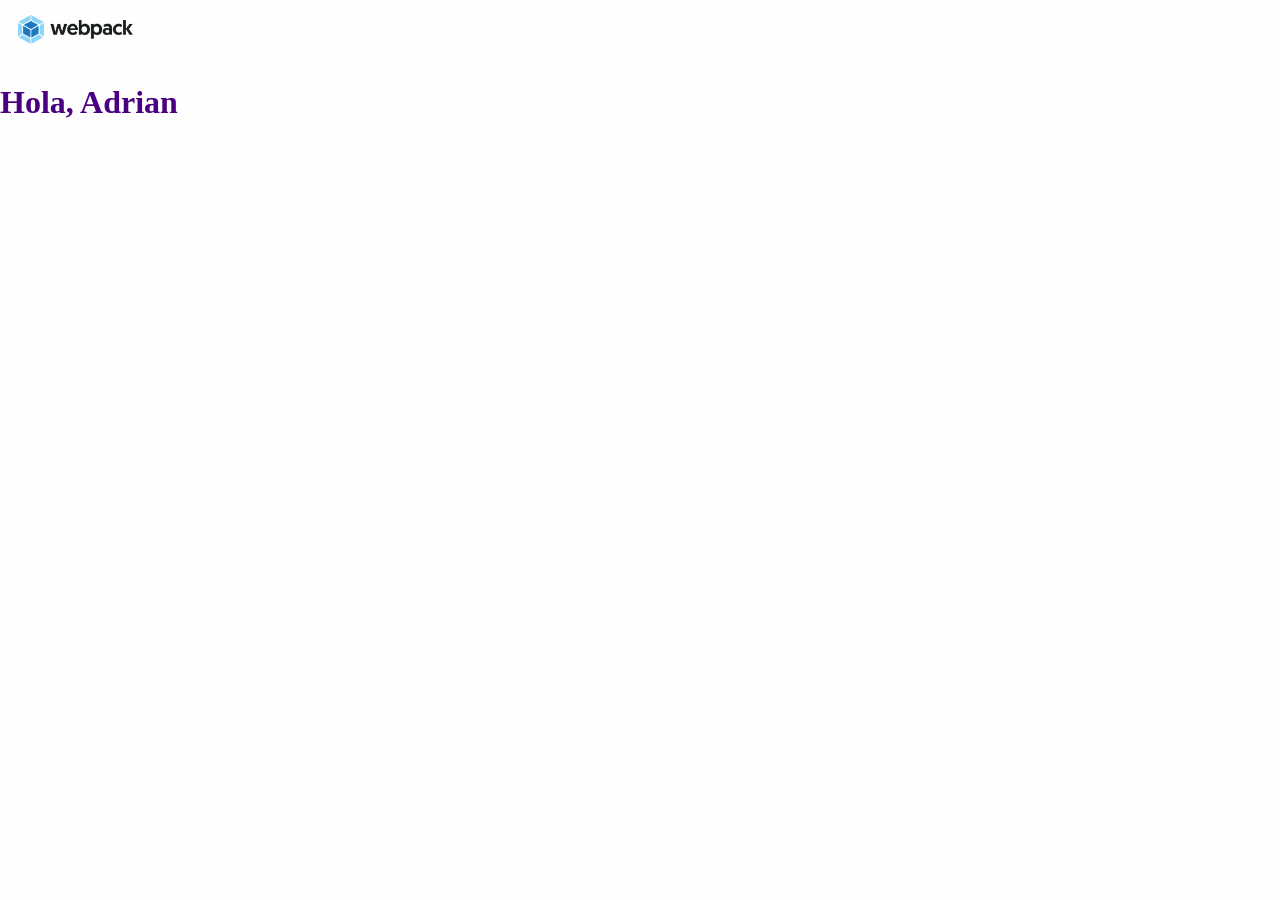
<file: docs/index.html>
<!doctype html><html lang="en"><head><meta charset="UTF-8"><meta http-equiv="X-UA-Compatible" content="IE=edge"><meta name="viewport" content="width=device-width,initial-scale=1"><title>Webpack</title><link href="main.bcf025b4559e5c41b38b.css" rel="stylesheet"></head><body><img src="assets/img/webpack-logo.png" alt="webpack-logo"><script defer="defer" src="main.7b6278f47a0e17ef9fd5.js"></script></body></html>
</file>
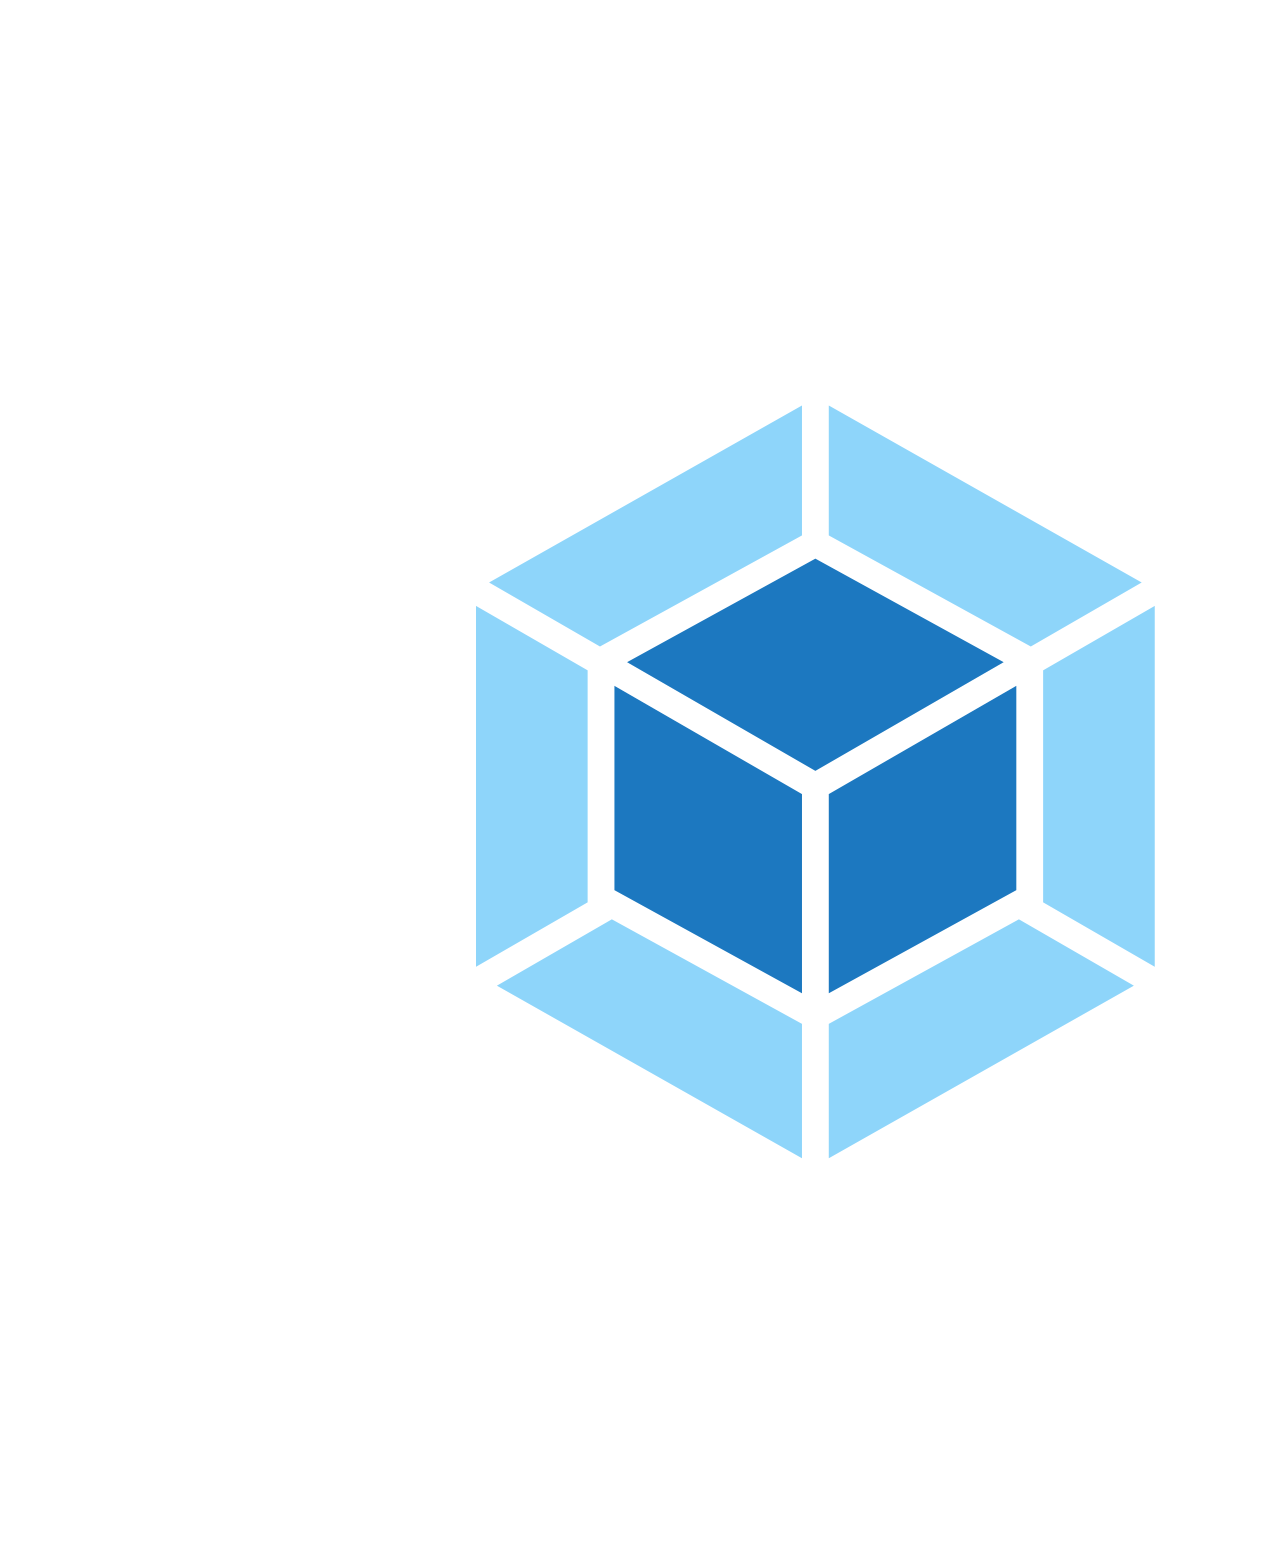
<file: src/index.html>
<!DOCTYPE html>
<html lang="en">
<head>
      <meta charset="UTF-8">
      <meta http-equiv="X-UA-Compatible" content="IE=edge">
      <meta name="viewport" content="width=device-width, initial-scale=1.0">
      <title>Webpack</title>
</head>
<body>
      <!-- Comentario -->
      <!-- Comentario -->
      <!-- Comentario -->
      <!-- Comentario -->
      <img src="assets/img/webpack-logo.png" alt="webpack-logo">
</body>
</html>
</file>
<file: docs/main.bcf025b4559e5c41b38b.css>
body,html{background-color:#fefefe;margin:0}img{width:150px}
</file>
